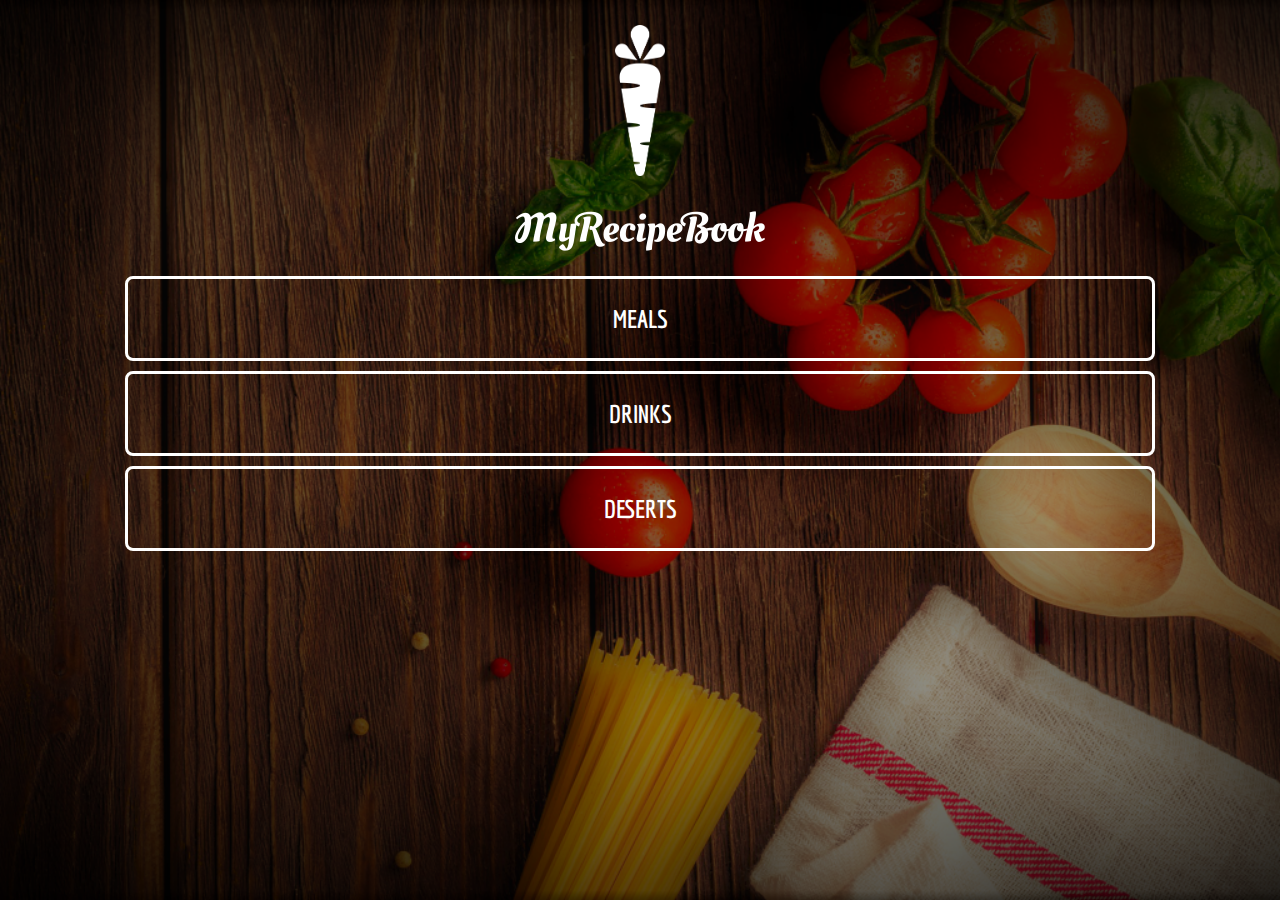
<file: index.html>
<!DOCTYPE html>
<html>
    <head>
        <title>My Recipe Book</title>
        <link rel="stylesheet" href="style.css">
        <link rel="preconnect" href="https://fonts.googleapis.com">
        <link rel="preconnect" href="https://fonts.gstatic.com" crossorigin>
        <link href="https://fonts.googleapis.com/css2?family=Economica:ital,wght@0,400;0,700;1,400;1,700&family=Montserrat:wght@200;400;700&display=swap" rel="stylesheet">
    </head>
    <body class="body-home">
        <div id="home">
            <img src="images/logo-img.png" id="home-logo-img">
            <img src="images/logo-text.png" id="home-logo-text">
            <div class="home-menu">
                <a href="meals.html" class="home-menu-item">
                    <p>Meals</p>
                </a>
                <a href="drinks.html" class="home-menu-item">
                    <p>Drinks</p>
                </a>
                <a href="deserts.html" class="home-menu-item">
                    <p>Deserts</p>
                </a>
            </div>
        </div>
    </body>
</html>
</file>
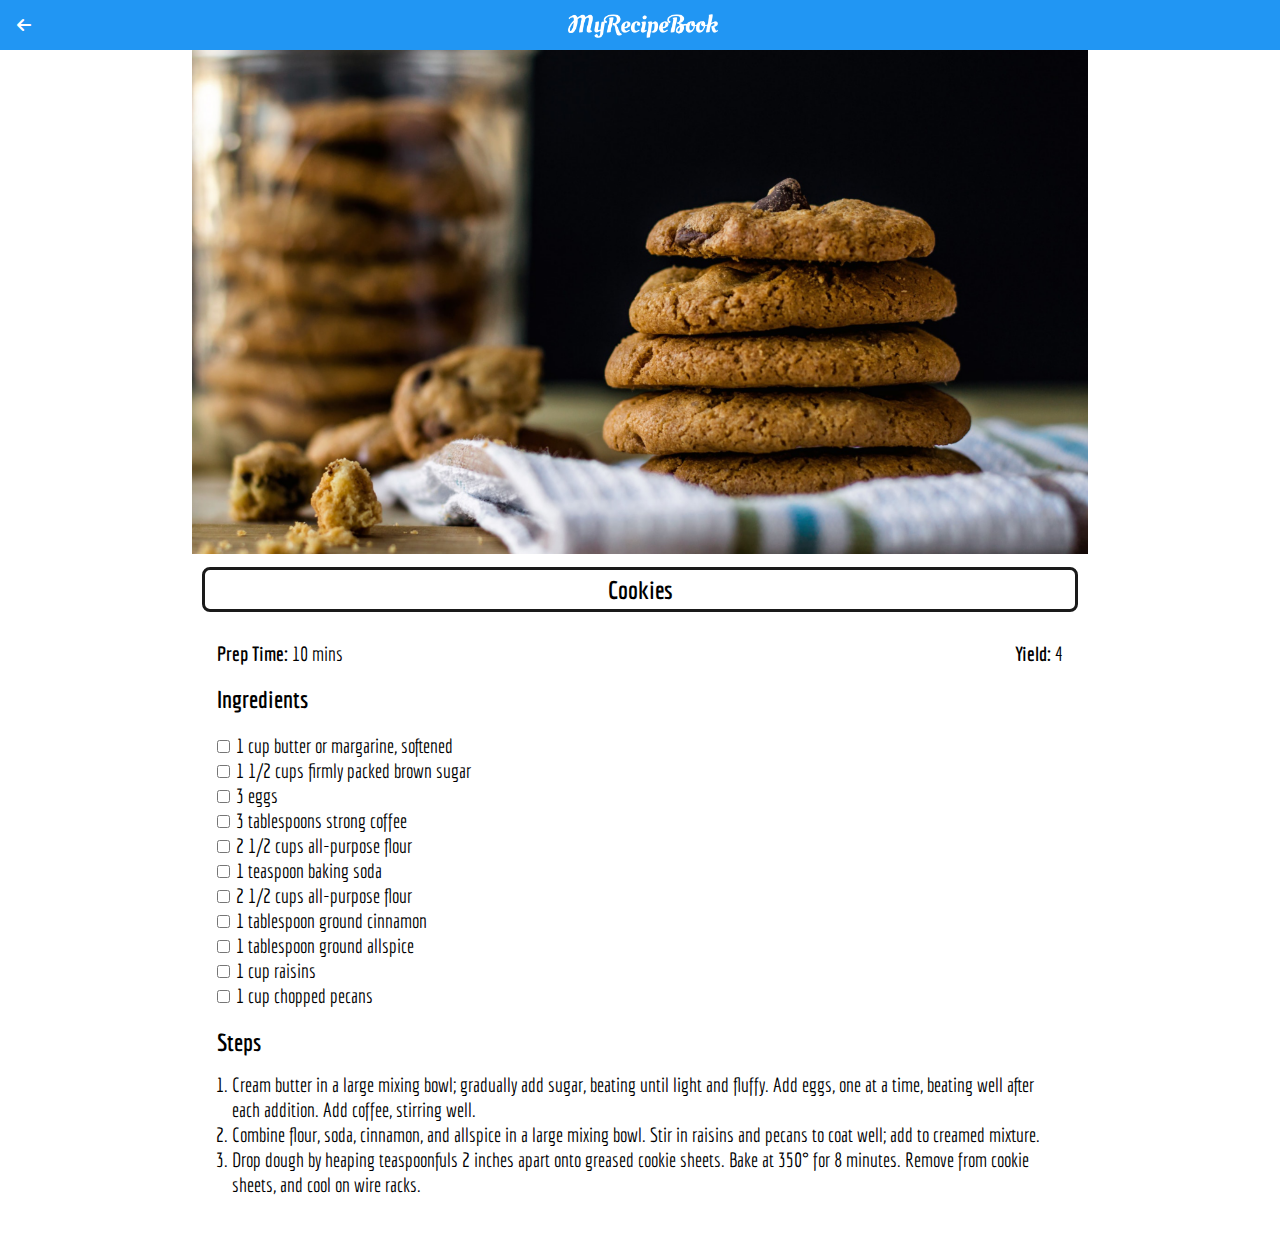
<file: cookies.html>
<!DOCTYPE html>
<html>
    <head>
        <title>My Recipe Book | Meals | Cookies</title>
        <link rel="stylesheet" href="style.css">
        <link rel="stylesheet" href="fontAwesome/css/all.css">
        <link rel="preconnect" href="https://fonts.googleapis.com">
        <link rel="preconnect" href="https://fonts.gstatic.com" crossorigin>
        <link href="https://fonts.googleapis.com/css2?family=Economica:ital,wght@0,400;0,700;1,400;1,700&family=Montserrat:wght@200;400;700&display=swap" rel="stylesheet">
    </head>
    <body class="body-recipe">
        <div class="header">
            <a href="meals.html">
                <i class="fa-solid fa-arrow-left"></i>
                <img src="images/logo-text.png">
            </a>
        </div>
        <div id="recipe">
            <div class="recipe-details">
                <img src="images/cookies.png">
                <h1>Cookies</h1>
            </div>
            <div class="recipe-details-info">
                <p><b>Prep Time: </b>10 mins</p>
                <p style="float: right;"><b>Yield: </b>4</p>
            </div>
            <div class="recipe-details-ingredients">
                <h2>Ingredients</h2>

                <input id="check-01" class="checkbox" type="checkbox">
                <label for="check-01">1 cup butter or margarine, softened</label>
                <br>
                <input id="check-02" class="checkbox" type="checkbox">
                <label for="check-02">1 1/2 cups firmly packed brown sugar</label>
                <br>
                <input id="check-03" class="checkbox" type="checkbox">
                <label for="check-03">3 eggs</label>
                <br>
                <input id="check-04" class="checkbox" type="checkbox">
                <label for="check-04">3 tablespoons strong coffee</label>
                <br>
                <input id="check-05" class="checkbox" type="checkbox">
                <label for="check-05">2 1/2 cups all-purpose flour</label>
                <br>
                <input id="check-05" class="checkbox" type="checkbox">
                <label for="check-05">1 teaspoon baking soda</label>
                <br>
                <input id="check-05" class="checkbox" type="checkbox">
                <label for="check-05">2 1/2 cups all-purpose flour</label>
                <br>
                <input id="check-05" class="checkbox" type="checkbox">
                <label for="check-05">1 tablespoon ground cinnamon</label>
                <br>
                <input id="check-05" class="checkbox" type="checkbox">
                <label for="check-05">1 tablespoon ground allspice</label>
                <br>
                <input id="check-05" class="checkbox" type="checkbox">
                <label for="check-05">1 cup raisins</label>
                <br>
                <input id="check-05" class="checkbox" type="checkbox">
                <label for="check-05">1 cup chopped pecans</label>
            </div>
            <div class="recipe-details-steps">
                <h2>Steps</h2>
                <ol>
                    <li>Cream butter in a large mixing bowl; gradually add sugar, beating until light and fluffy.
                        Add eggs, one at a time, beating well after each addition. Add coffee, stirring well.</li>
                    <li>Combine flour, soda, cinnamon, and allspice in a large mixing bowl.
                        Stir in raisins and pecans to coat well; add to creamed mixture.</li>
                    <li>Drop dough by heaping teaspoonfuls 2 inches apart onto greased cookie sheets.
                        Bake at 350° for 8 minutes. Remove from cookie sheets, and cool on wire racks.</li>
                </ol>
            </div>
        </div>
    </body>
</html>
</file>
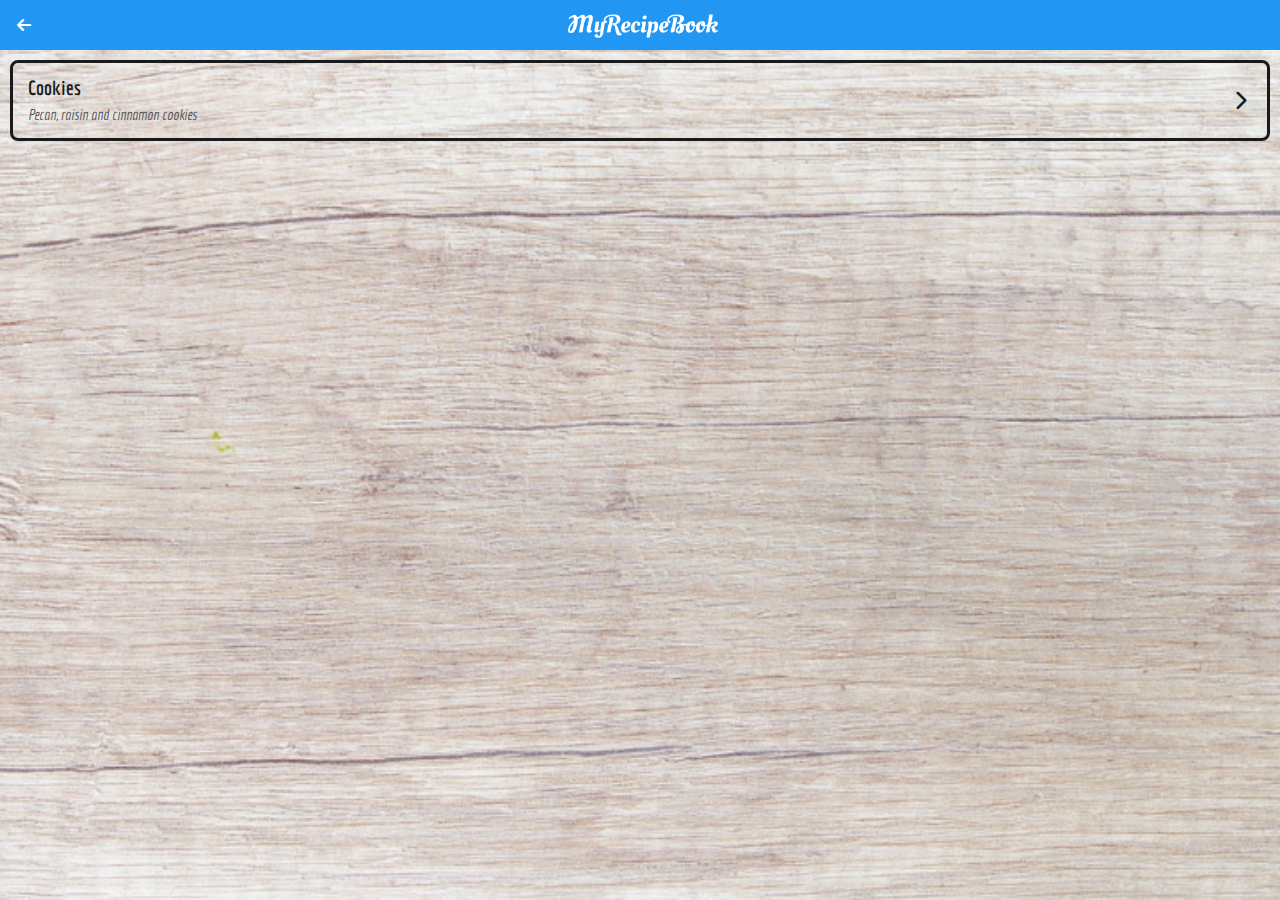
<file: deserts.html>
<!DOCTYPE html>
<html>
    <head>
        <title>My Recipe Book | Deserts</title>
        <link rel="stylesheet" href="style.css">
        <link rel="stylesheet" href="fontAwesome/css/all.css">
        <link rel="preconnect" href="https://fonts.googleapis.com">
        <link rel="preconnect" href="https://fonts.gstatic.com" crossorigin>
        <link href="https://fonts.googleapis.com/css2?family=Economica:ital,wght@0,400;0,700;1,400;1,700&family=Montserrat:wght@200;400;700&display=swap" rel="stylesheet">
    </head>
    <body class="body-meals">
        <div class="header">
            <a href="index.html">
                <i class="fa-solid fa-arrow-left"></i>
                <img src="images/logo-text.png">
            </a>
        </div>
        <div id="meals">
            <div class="meals-list">
                <a href="cookies.html">
                    <div class="meals-list-item">
                        <h1>Cookies<i class="fa-solid fa-chevron-right"></i></h1>
                        <p>Pecan, raisin and cinnamon cookies</p>
                    </div>
                </a>
            </div>
        </div>
    </body>
</html>
</file>
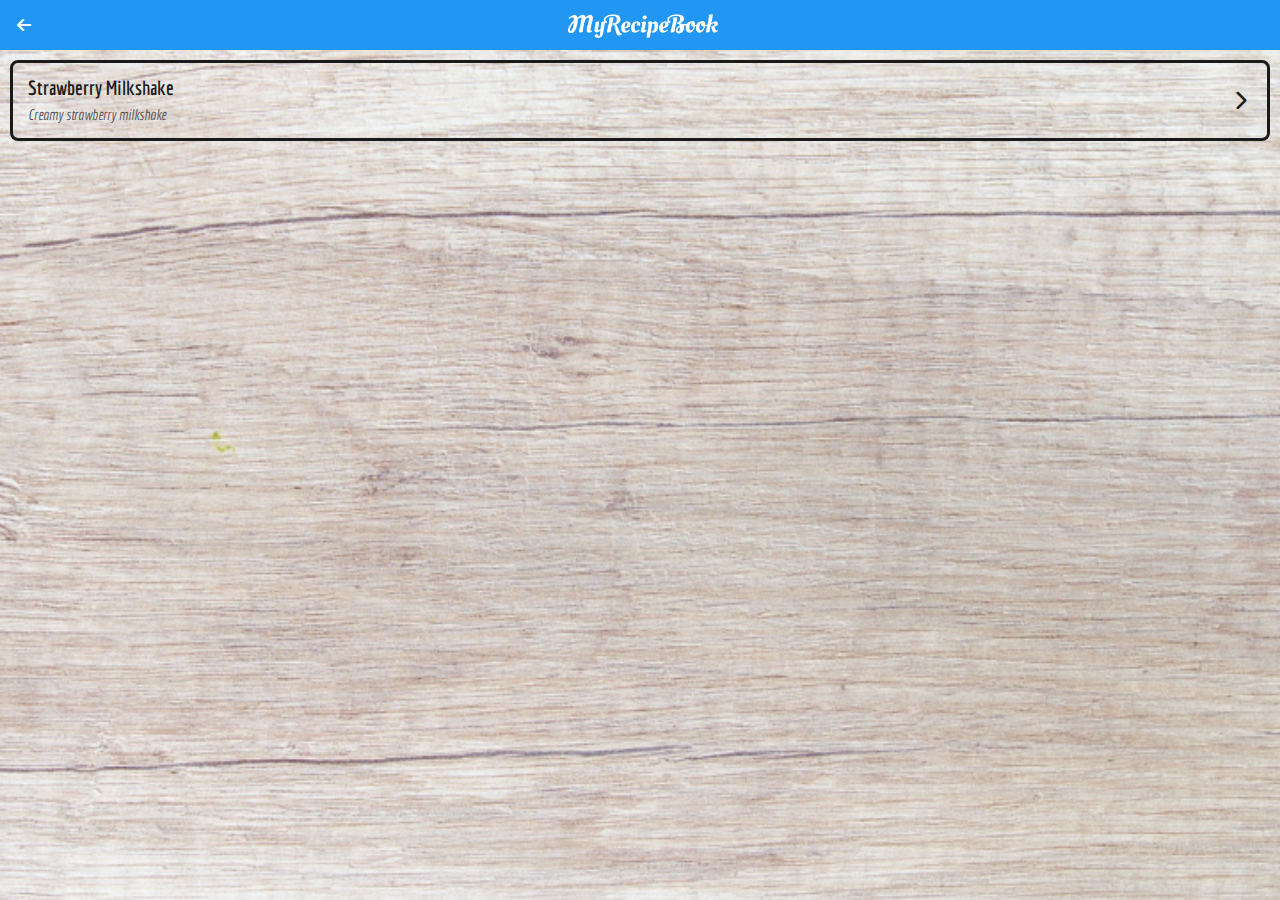
<file: drinks.html>
<!DOCTYPE html>
<html>
    <head>
        <title>My Recipe Book | Drinks</title>
        <link rel="stylesheet" href="style.css">
        <link rel="stylesheet" href="fontAwesome/css/all.css">
        <link rel="preconnect" href="https://fonts.googleapis.com">
        <link rel="preconnect" href="https://fonts.gstatic.com" crossorigin>
        <link href="https://fonts.googleapis.com/css2?family=Economica:ital,wght@0,400;0,700;1,400;1,700&family=Montserrat:wght@200;400;700&display=swap" rel="stylesheet">
    </head>
    <body class="body-meals">
        <div class="header">
            <a href="index.html">
                <i class="fa-solid fa-arrow-left"></i>
                <img src="images/logo-text.png">
            </a>
        </div>
        <div id="meals">
            <div class="meals-list">
                <a href="milkshake.html">
                    <div class="meals-list-item">
                        <h1>Strawberry Milkshake<i class="fa-solid fa-chevron-right"></i></h1>
                        <p>Creamy strawberry milkshake</p>
                    </div>
                </a>
            </div>
        </div>
    </body>
</html>
</file>
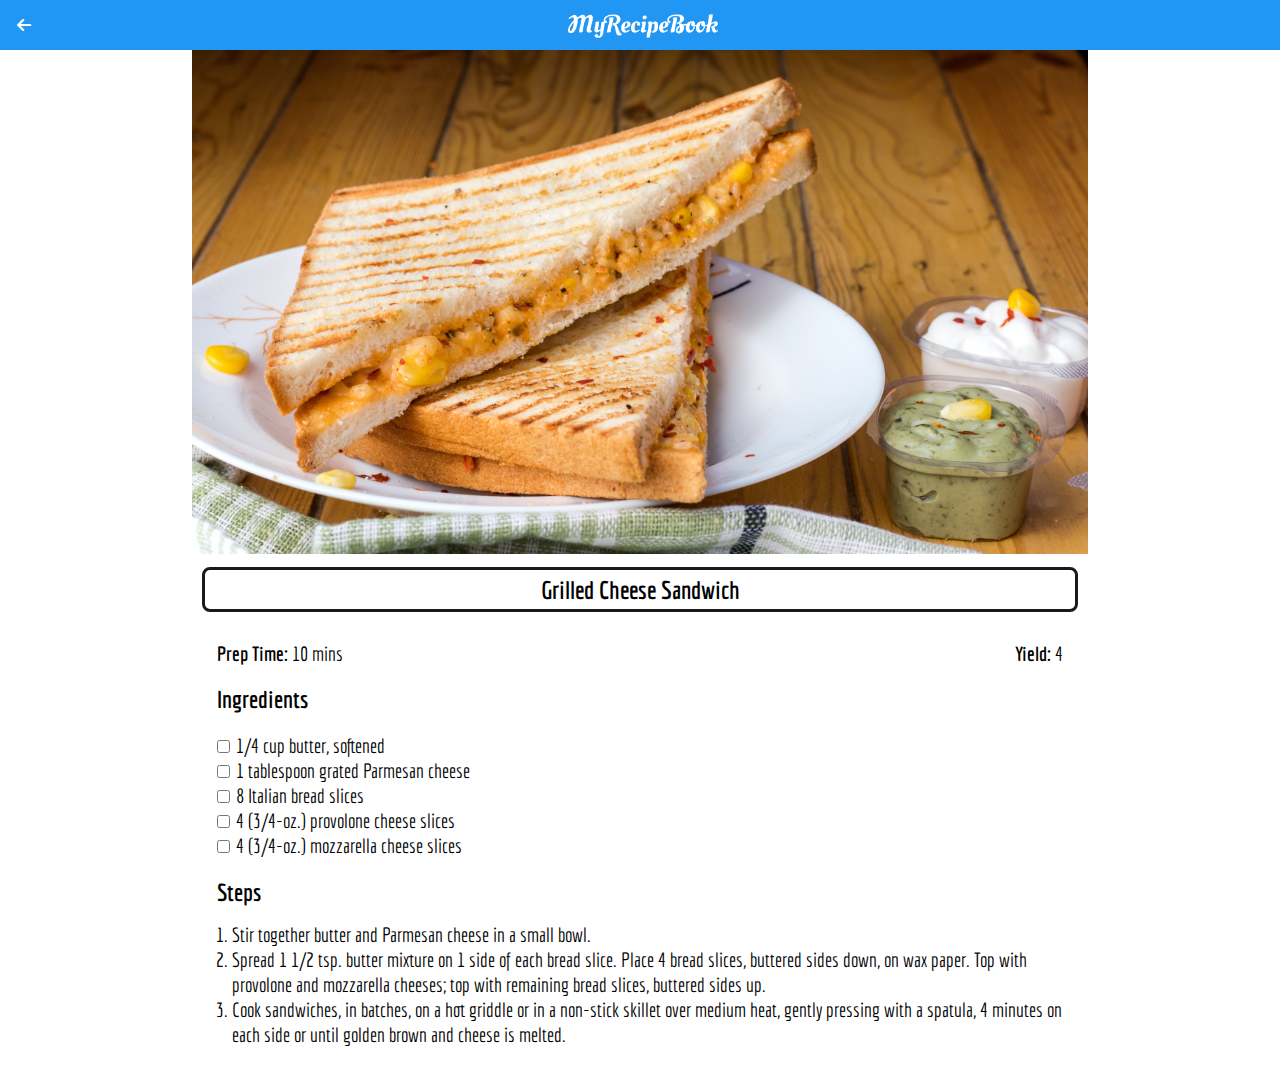
<file: grilledcheese.html>
<!DOCTYPE html>
<html>
    <head>
        <title>My Recipe Book | Meals | Grilled Cheese</title>
        <link rel="stylesheet" href="style.css">
        <link rel="stylesheet" href="fontAwesome/css/all.css">
        <link rel="preconnect" href="https://fonts.googleapis.com">
        <link rel="preconnect" href="https://fonts.gstatic.com" crossorigin>
        <link href="https://fonts.googleapis.com/css2?family=Economica:ital,wght@0,400;0,700;1,400;1,700&family=Montserrat:wght@200;400;700&display=swap" rel="stylesheet">
    </head>
    <body class="body-recipe">
        <div class="header">
            <a href="meals.html">
                <i class="fa-solid fa-arrow-left"></i>
                <img src="images/logo-text.png">
            </a>
        </div>
        <div id="recipe">
            <div class="recipe-details">
                <img src="images/grilledCheese.png">
                <h1>Grilled Cheese Sandwich</h1>
            </div>
            <div class="recipe-details-info">
                <p><b>Prep Time: </b>10 mins</p>
                <p style="float: right;"><b>Yield: </b>4</p>
            </div>
            <div class="recipe-details-ingredients">
                <h2>Ingredients</h2>

                <input id="check-01" class="checkbox" type="checkbox">
                <label for="check-01">1/4 cup butter, softened</label>
                <br>
                <input id="check-02" class="checkbox" type="checkbox">
                <label for="check-02">1 tablespoon grated Parmesan cheese</label>
                <br>
                <input id="check-03" class="checkbox" type="checkbox">
                <label for="check-03">8 Italian bread slices</label>
                <br>
                <input id="check-04" class="checkbox" type="checkbox">
                <label for="check-04">4 (3/4-oz.) provolone cheese slices</label>
                <br>
                <input id="check-05" class="checkbox" type="checkbox">
                <label for="check-05">4 (3/4-oz.) mozzarella cheese slices</label>
            </div>
            <div class="recipe-details-steps">
                <h2>Steps</h2>
                <ol>
                    <li>Stir together butter and Parmesan cheese in a small bowl.</li>
                    <li>Spread 1 1/2 tsp. butter mixture on 1 side of each bread slice. Place 4 bread slices,
                        buttered sides down, on wax paper. Top with provolone and mozzarella cheeses; top with remaining bread slices, buttered sides up.</li>
                    <li>Cook sandwiches, in batches, on a hot griddle or in a non-stick skillet over medium heat,
                        gently pressing with a spatula, 4 minutes on each side or until golden brown and cheese is melted.</li>
                </ol>
            </div>
        </div>
    </body>
</html>
</file>
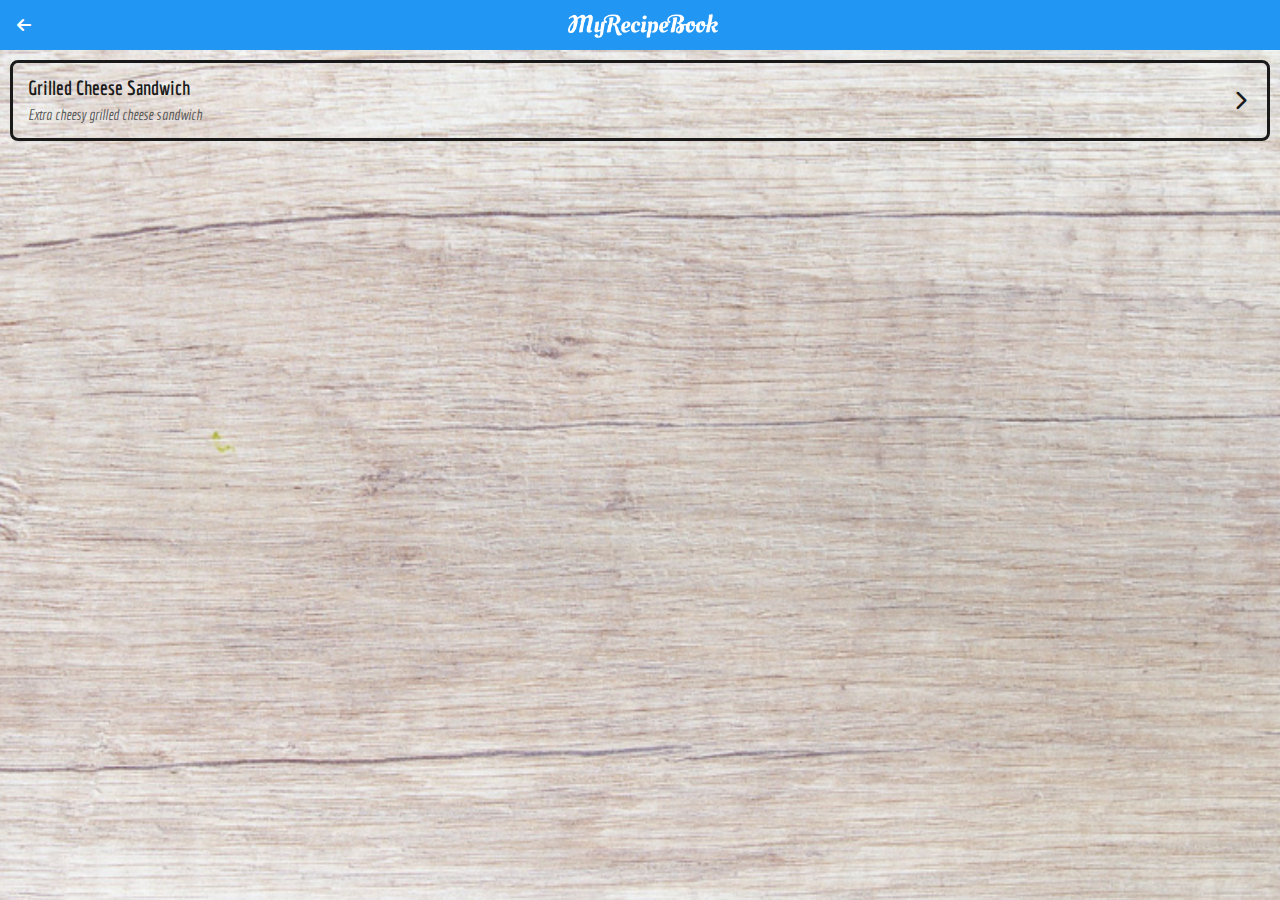
<file: meals.html>
<!DOCTYPE html>
<html>
    <head>
        <title>My Recipe Book | Meals</title>
        <link rel="stylesheet" href="style.css">
        <link rel="stylesheet" href="fontAwesome/css/all.css">
        <link rel="preconnect" href="https://fonts.googleapis.com">
        <link rel="preconnect" href="https://fonts.gstatic.com" crossorigin>
        <link href="https://fonts.googleapis.com/css2?family=Economica:ital,wght@0,400;0,700;1,400;1,700&family=Montserrat:wght@200;400;700&display=swap" rel="stylesheet">
    </head>
    <body class="body-meals">
        <div class="header">
            <a href="index.html">
                <i class="fa-solid fa-arrow-left"></i>
                <img src="images/logo-text.png">
            </a>
        </div>
        <div id="meals">
            <div class="meals-list">
                <a href="grilledcheese.html">
                    <div class="meals-list-item">
                        <h1>Grilled Cheese Sandwich<i class="fa-solid fa-chevron-right"></i></h1>
                        <p>Extra cheesy grilled cheese sandwich</p>
                    </div>
                </a>
            </div>
        </div>
    </body>
</html>
</file>
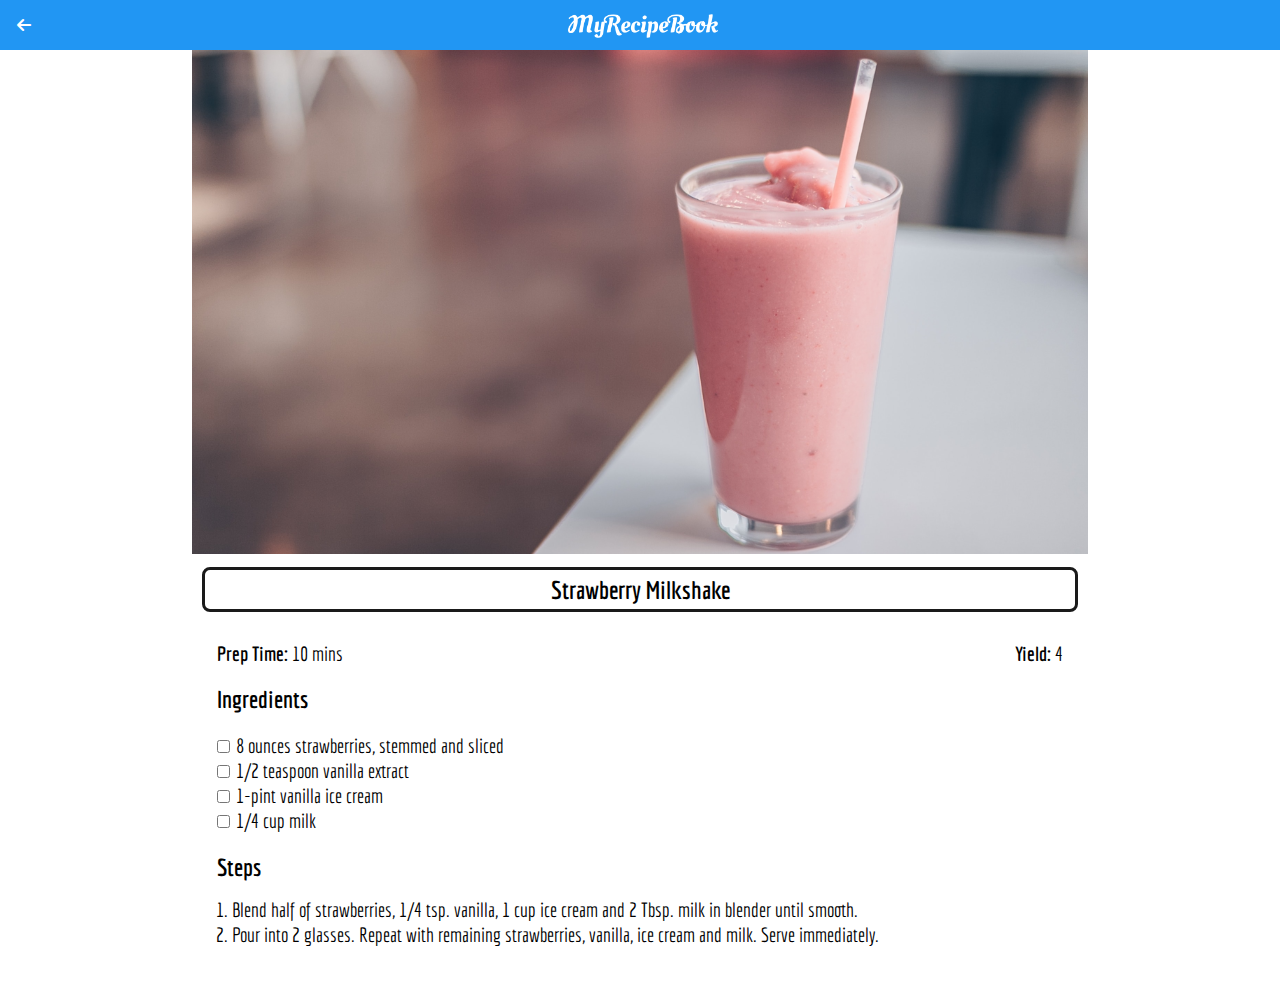
<file: milkshake.html>
<!DOCTYPE html>
<html>
    <head>
        <title>My Recipe Book | Meals | Strawberry Milkshake</title>
        <link rel="stylesheet" href="style.css">
        <link rel="stylesheet" href="fontAwesome/css/all.css">
        <link rel="preconnect" href="https://fonts.googleapis.com">
        <link rel="preconnect" href="https://fonts.gstatic.com" crossorigin>
        <link href="https://fonts.googleapis.com/css2?family=Economica:ital,wght@0,400;0,700;1,400;1,700&family=Montserrat:wght@200;400;700&display=swap" rel="stylesheet">
    </head>
    <body class="body-recipe">
        <div class="header">
            <a href="meals.html">
                <i class="fa-solid fa-arrow-left"></i>
                <img src="images/logo-text.png">
            </a>
        </div>
        <div id="recipe">
            <div class="recipe-details">
                <img src="images/strawberryMilkshake.png">
                <h1>Strawberry Milkshake</h1>
            </div>
            <div class="recipe-details-info">
                <p><b>Prep Time: </b>10 mins</p>
                <p style="float: right;"><b>Yield: </b>4</p>
            </div>
            <div class="recipe-details-ingredients">
                <h2>Ingredients</h2>

                <input id="check-01" class="checkbox" type="checkbox">
                <label for="check-01">8 ounces strawberries, stemmed and sliced</label>
                <br>
                <input id="check-02" class="checkbox" type="checkbox">
                <label for="check-02">1/2 teaspoon vanilla extract</label>
                <br>
                <input id="check-03" class="checkbox" type="checkbox">
                <label for="check-03">1-pint vanilla ice cream</label>
                <br>
                <input id="check-04" class="checkbox" type="checkbox">
                <label for="check-04">1/4 cup milk</label>
            </div>
            <div class="recipe-details-steps">
                <h2>Steps</h2>
                <ol>
                    <li>Blend half of strawberries, 1/4 tsp. vanilla, 1 cup ice cream and 2 Tbsp. milk in blender until smooth.</li>
                    <li>Pour into 2 glasses. Repeat with remaining strawberries, vanilla, ice cream and milk. Serve immediately.</li>
                </ol>
            </div>
        </div>
    </body>
</html>
</file>
<file: style.css>
html{
    height: 100%;
}

body{
    font-family:'Economica', sans-serif;
    margin: 0;
    height: 100%;
    padding: 0;
}

.body-home{
    background-image: url(images/background-01-port.png);
    background-position: center;
    background-attachment: fixed;
    background-repeat: no-repeat;
    background-size: cover;
}

/*========== HEADER =========*/
.header{
    background-color: #2196f3;
    width: 100%;
    height: 50px;
    top: 0;
    position: fixed;
    overflow: hidden;
    text-align: center;
}

.header i{
    float: left;
    padding: 17px 0 0 17px;
    color: #ffffff;
}

.header img{
    width: 150px;
    padding-top: 14px;
    padding-right: 25px;
}

/*========== HOME PAGE =========*/

#home-logo-img{
    width: 50px;
    display: block;
    margin: auto;
    padding: 25px 10px 10px 10px;
}

#home-logo-text{
    width: auto;
    display: block;
    margin: auto;
    padding: 25px;
}

/*====== HOME PAGE MENU ======*/

.home-menu-item{
    text-decoration: none;
    text-transform: uppercase;
    color: #ffffff;
    font-size: 25px;
    font-weight: bold;
    text-align: center;
    border: 3px solid #ffffff;
    border-radius: 8px;
    display: block;
    margin: auto;
    margin-bottom: 10px;
    width: 80%;
}

/*========== MEALS PAGE =========*/

/*====== MEALS PAGE MENU ======*/

#meals{
    padding-top: 50px;
}

.meals-list a{
    text-decoration: none;
}

.meals-list-item{
    border: 3px solid #1a1a1a;
    margin: 10px;
    border-radius: 8px;
}

.meals-list-item h1{
    font-weight: bold;
    font-size: 20px;
    color: #1a1a1a;
    padding-left: 15px;
}

.meals-list-item i{
    float: right;
    color: #1a1a1a;
    padding-right: 20px;
    padding-top: 15px;
}


.meals-list-item p{
    font-size: 15px;
    font-style: italic;
    color: #4d4d4d;
    padding-left: 10px;
    margin-top: -7px;
    margin-left: 5px;
}

.body-meals{
    background-image: url(images/background-02-port.png);
    background-position: center;
    background-attachment: fixed;
    background-repeat: no-repeat;
    background-size: cover;
}

/*========== RECIPE PAGE =========*/
#recipe{
    padding-top: 50px;
}
/*====== RECIPE DETAILS ======*/

.recipe-details img{
    width: 100%;
}

.recipe-details h1{
    font-size: 25px;
    text-align: center;
    border: 3px solid #1a1a1a;
    border-radius: 8px;
    margin: 10px;
    padding: 5px;
}

.recipe-details-ingredients h2{
    text-align: left;
    margin-top: 0;
    margin-left: 25px;
}

.recipe-details-steps h2{
    text-align: left;
    margin-top: 20px;
    margin-left: 25px;
    margin-bottom: 0;
}

.recipe-details-info{
    margin-left: 25px;
    margin-right: 25px;
}

.recipe-details-info p{
    font-size: 20px;
    display: inline-block;
}

.recipe-details-ingredients label{
    line-height: 25px;
    font-size: 20px;
}

.checkbox{
    margin-left: 25px;
}

.recipe-details-steps ol li{
    line-height: 25px;
    margin-right: 25px;
    font-size: 20px;
}

.recipe-details-steps{
    padding-bottom: 20px;
}

/*========== RESPONSIVE LAYOUT =========*/

@media only screen and (min-width: 600px) {
    #menu{
        width: 70%;
        margin: auto;
    }

    #recipe{
        width: 70%;
        margin: auto;
    }
}

@media only screen and (min-width: 1000px) {
    #menu{
        width: 70%;
        margin: auto;
    }

    #recipe{
        width: 70%;
        margin: auto;
    }
}

@media only screen and (min-width: 1500px) {
    #menu{
        width: 40%;
        margin: auto;
    }

    #recipe{
        width: 40%;
        margin: auto;
    }
}

@media only screen and (min-width: 720px) {
    .body-home{
        background-image: url('images/background-01-land.png');
    }
}
</file>
